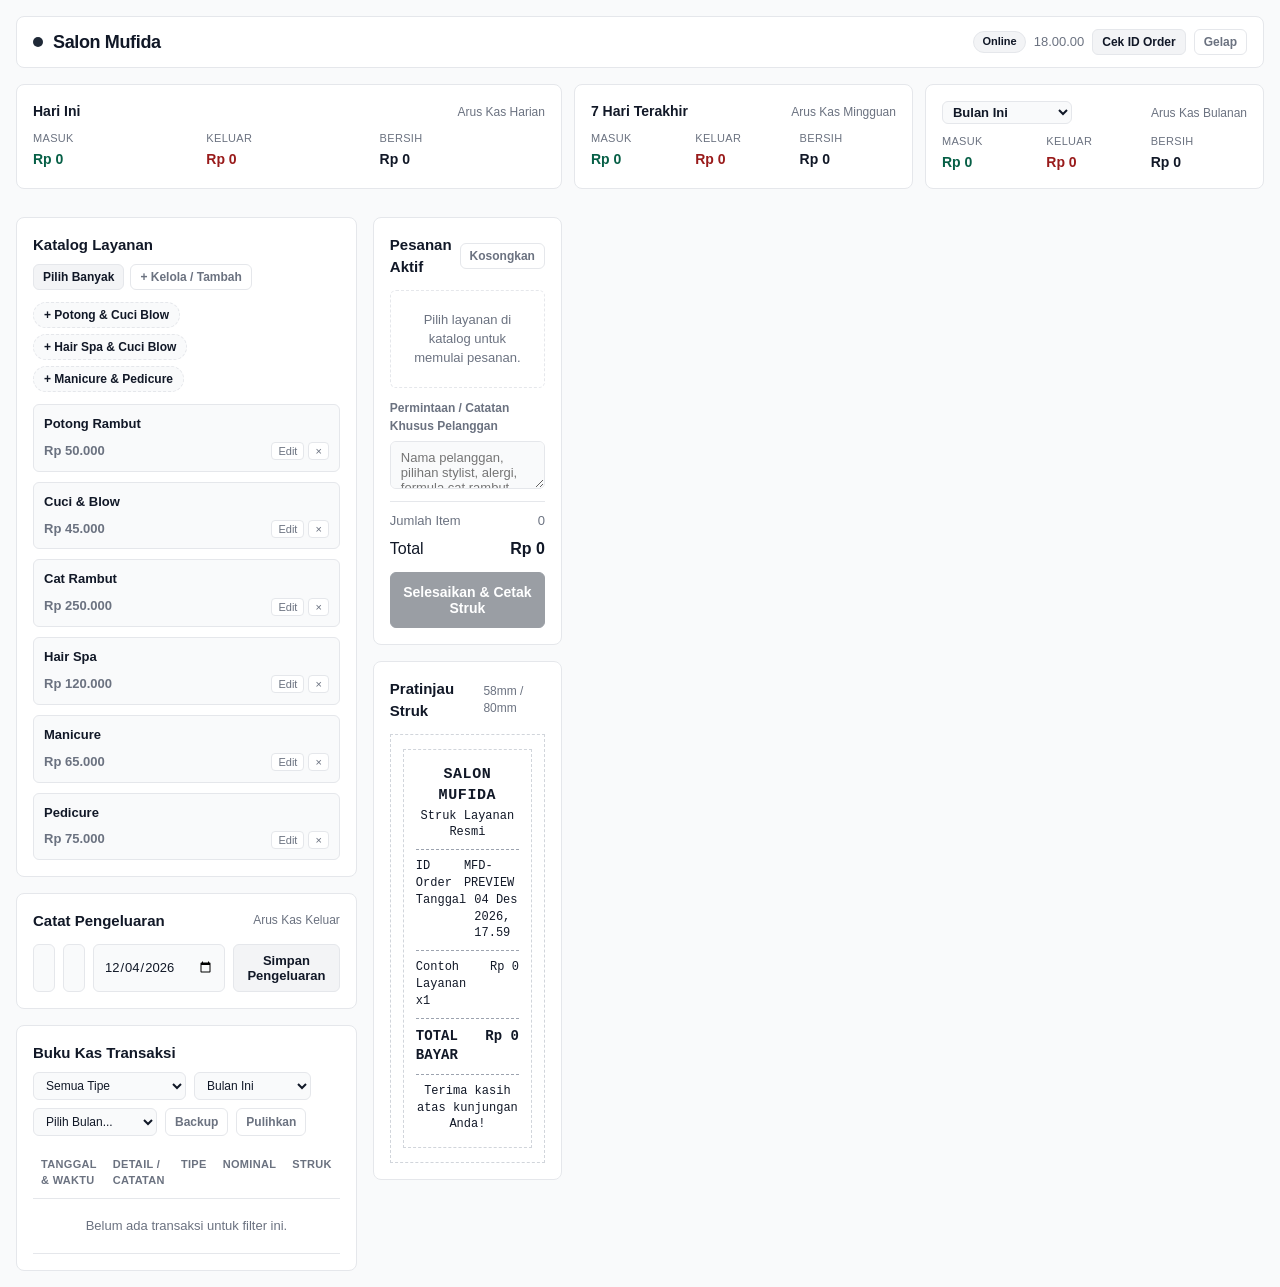
<file: index.html>
<!DOCTYPE html>
<html lang="id">
<head>
  <meta charset="UTF-8" />
  <meta name="viewport" content="width=device-width, initial-scale=1.0" />
  <meta name="theme-color" content="#111827" />
  <title>Salon Mufida — Kasir Offline</title>
  <link rel="manifest" href="manifest.json" />
  <link rel="stylesheet" href="style.css" />
</head>
<body>
  <div class="app-shell">
    <!-- Header Atas -->
    <header class="topbar">
      <div class="brand">
        <span class="brand-dot"></span>
        <h1>Salon Mufida</h1>
      </div>
      <div class="topbar-meta">
        <span id="offline-badge" class="badge badge-online">Online</span>
        <span id="live-clock" class="tabular"></span>
        <button type="button" id="nav-lookup-btn" class="btn btn-secondary btn-sm">Cek ID Order</button>
        <button type="button" id="toggle-theme-btn" class="btn btn-ghost btn-sm">Gelap</button>
      </div>
    </header>

    <!-- HALAMAN UTAMA KASIR -->
    <div id="pos-view" class="view-section">
      <!-- Ringkasan Keuangan -->
      <section class="summary-grid" aria-label="Ringkasan Keuangan">
        <article class="card summary-card">
          <div class="summary-header">
            <h2>Hari Ini</h2>
            <span class="summary-sub">Arus Kas Harian</span>
          </div>
          <div class="summary-metrics">
            <div><span>Masuk</span><strong id="sum-today-in" class="tabular text-in">Rp 0</strong></div>
            <div><span>Keluar</span><strong id="sum-today-out" class="tabular text-out">Rp 0</strong></div>
            <div><span>Bersih</span><strong id="sum-today-net" class="tabular">Rp 0</strong></div>
          </div>
        </article>

        <article class="card summary-card">
          <div class="summary-header">
            <h2>7 Hari Terakhir</h2>
            <span class="summary-sub">Arus Kas Mingguan</span>
          </div>
          <div class="summary-metrics">
            <div><span>Masuk</span><strong id="sum-week-in" class="tabular text-in">Rp 0</strong></div>
            <div><span>Keluar</span><strong id="sum-week-out" class="tabular text-out">Rp 0</strong></div>
            <div><span>Bersih</span><strong id="sum-week-net" class="tabular">Rp 0</strong></div>
          </div>
        </article>

       <article class="card summary-card">
          <div class="summary-header">
            <select id="summary-month-select" aria-label="Pilih bulan ringkasan arus kas" style="width:auto; padding:2px 6px; font-size:13px; font-weight:600;">
              <option value="">Bulan Ini</option>
            </select>
            <span class="summary-sub">Arus Kas Bulanan</span>
          </div>
          <div class="summary-metrics">
            <div><span>Masuk</span><strong id="sum-month-in" class="tabular text-in">Rp 0</strong></div>
            <div><span>Keluar</span><strong id="sum-month-out" class="tabular text-out">Rp 0</strong></div>
            <div><span>Bersih</span><strong id="sum-month-net" class="tabular">Rp 0</strong></div>
          </div>
        </article>


      <!-- Area Kerja 2 Kolom -->
      <main class="workspace" style="margin-top: 16px;">
        <!-- KOLOM KIRI: Layanan, Catat Pengeluaran & Buku Kas -->
        <div class="col-left">
          <!-- Katalog Layanan -->
          <section class="card">
            <div class="section-head catalog-head">
              <h2>Katalog Layanan</h2>
              <div class="catalog-actions">
                <button type="button" id="toggle-multi-btn" class="btn btn-secondary btn-sm">Pilih Banyak</button>
                <button type="button" id="toggle-service-form-btn" class="btn btn-ghost btn-sm">+ Kelola / Tambah</button>
              </div>
            </div>

            <!-- Baris Paket Cepat Sekali Klik -->
            <div id="quick-combos" class="quick-combos">
              <button type="button" class="combo-chip" data-combo="hair-basic">+ Potong &amp; Cuci Blow</button>
              <button type="button" class="combo-chip" data-combo="spa-relax">+ Hair Spa &amp; Cuci Blow</button>
              <button type="button" class="combo-chip" data-combo="nails-duo">+ Manicure &amp; Pedicure</button>
            </div>

            <!-- Bar Aksi Saat Mode Pilih Banyak Aktif -->
            <div id="multi-bar" class="multi-bar hidden">
              <span id="multi-selected-count" class="multi-info tabular">0 layanan dipilih</span>
              <div class="multi-bar-btns">
                <button type="button" id="apply-multi-btn" class="btn btn-primary btn-sm" disabled>Masukkan Sekaligus</button>
                <button type="button" id="cancel-multi-btn" class="btn btn-ghost btn-sm">Batal</button>
              </div>
            </div>

            <form id="service-form" class="inline-form hidden" autocomplete="off">
              <input type="hidden" id="service-edit-id" />
              <input type="text" id="service-name" placeholder="Nama layanan (cth: Keratin)" required />
              <input type="number" id="service-price" placeholder="Harga" min="0" step="1" required />
              <div class="form-actions">
                <button type="submit" class="btn btn-primary btn-sm" id="service-submit-btn">Simpan</button>
                <button type="button" id="service-cancel-btn" class="btn btn-ghost btn-sm hidden">Batal</button>
              </div>
            </form>

            <div id="service-grid" class="service-grid"></div>
          </section>

          <!-- Catat Pengeluaran -->
          <section class="card">
            <div class="section-head">
              <h2>Catat Pengeluaran</h2>
              <span class="muted-label">Arus Kas Keluar</span>
            </div>
            <form id="expense-form" class="expense-form" autocomplete="off">
              <input type="text" id="expense-desc" placeholder="Keterangan (cth: Stok sampo, Listrik)" required />
              <input type="number" id="expense-amount" placeholder="Nominal (cth: 25000)" min="1" step="1" required />
              <input type="date" id="expense-date" required />
              <button type="submit" class="btn btn-secondary">Simpan Pengeluaran</button>
            </form>
          </section>

          <!-- Buku Kas Transaksi -->
          <section class="card">
            <div class="section-head ledger-head">
              <h2>Buku Kas Transaksi</h2>
              <div class="filters">
                <select id="filter-type" aria-label="Filter tipe transaksi">
                  <option value="all">Semua Tipe</option>
                  <option value="in">Masuk (Order)</option>
                  <option value="out">Keluar (Pengeluaran)</option>
                </select>
                <select id="filter-period" aria-label="Filter periode">
                  <option value="daily">Hari Ini</option>
                  <option value="weekly">7 Hari Terakhir</option>
                  <option value="monthly" selected>Bulan Ini</option>
                  <option value="all">Semua Waktu</option>
                </select>
                <select id="filter-month" aria-label="Pilih bulan spesifik">
                  <option value="">Pilih Bulan...</option>
                </select>
                <button type="button" id="export-backup-btn" class="btn btn-ghost btn-sm" title="Simpan cadangan data ke file JSON">Backup</button>
                <button type="button" id="import-backup-btn" class="btn btn-ghost btn-sm" title="Pulihkan data dari file backup JSON">Pulihkan</button>
                <input type="file" id="import-backup-file" accept=".json,application/json" class="hidden" />
              </div>
            </div>

            <div class="table-wrap">
              <table class="ledger-table">
                <thead>
                  <tr>
                    <th>Tanggal &amp; Waktu</th>
                    <th>Detail / Catatan</th>
                    <th>Tipe</th>
                    <th class="num">Nominal</th>
                    <th class="num">Struk</th>
                  </tr>
                </thead>
                <tbody id="ledger-body"></tbody>
              </table>
            </div>
          </section>
        </div>

        <!-- KOLOM KANAN: Pesanan Aktif & Pratinjau Struk -->
        <aside class="col-right">
          <section class="card cart-card">
            <div class="section-head">
              <h2>Pesanan Aktif</h2>
              <button type="button" id="clear-cart-btn" class="btn btn-ghost btn-sm">Kosongkan</button>
            </div>

            <div id="cart-items" class="cart-items"></div>

            <div class="note-box">
              <label for="customer-note">Permintaan / Catatan Khusus Pelanggan</label>
              <textarea
                id="customer-note"
                rows="2"
                placeholder="Nama pelanggan, pilihan stylist, alergi, formula cat rambut..."
              ></textarea>
            </div>

            <div class="cart-totals">
              <div class="total-row">
                <span>Jumlah Item</span>
                <span id="cart-count" class="tabular">0</span>
              </div>
              <div class="total-row grand">
                <span>Total</span>
                <strong id="cart-total" class="tabular">Rp 0</strong>
              </div>
            </div>

            <div class="checkout-actions">
              <button type="button" id="complete-order-btn" class="btn btn-primary btn-block" disabled>
                Selesaikan &amp; Cetak Struk
              </button>
            </div>
          </section>

          <!-- Pratinjau Struk -->
          <section class="card">
            <div class="section-head">
              <h2>Pratinjau Struk</h2>
              <span class="muted-label">58mm / 80mm</span>
            </div>
            <div id="receipt-preview" class="receipt-sheet"></div>
          </section>
        </aside>
      </main>
    </div>

    <!-- HALAMAN KHUSUS CEK RIWAYAT TRANSAKSI VIA ID ORDER -->
    <section id="lookup-view" class="card hidden" aria-label="Cek Riwayat Transaksi ID Order">
      <div class="section-head">
        <h2>Cek Riwayat Transaksi via ID Order</h2>
        <button type="button" id="back-to-pos-btn" class="btn btn-ghost btn-sm">&larr; Kembali ke Kasir</button>
      </div>
      <p class="muted-label" style="margin-top: 0; margin-bottom: 12px;">
        Masukkan ID Order (contoh: <strong>MFD-261121-1234</strong>) atau pilih ID Order terakhir untuk melihat rincian pesanan lengkap.
      </p>

      <form id="lookup-form" class="lookup-search-row" autocomplete="off">
        <input type="text" id="lookup-input" placeholder="Ketik ID Order (cth: MFD-261121-...)" required />
        <button type="submit" class="btn btn-primary">Cari Transaksi</button>
      </form>

      <div id="lookup-recent-chips" class="lookup-chips"></div>
      <div id="lookup-result" class="lookup-result"></div>
    </section>
  </div>

  <!-- Modal Konfirmasi Hapus Layanan Katalog -->
  <div id="delete-modal" class="modal-backdrop hidden" role="dialog" aria-modal="true" aria-labelledby="delete-modal-title">
    <div class="modal-card">
      <div class="modal-head">
        <h3 id="delete-modal-title">Konfirmasi Hapus Layanan</h3>
      </div>
      <p id="delete-modal-desc" class="modal-text">Yakin ingin menghapus layanan ini dari katalog?</p>
      <div class="modal-actions">
        <button type="button" id="cancel-delete-btn" class="btn btn-ghost btn-sm">Batal</button>
        <button type="button" id="confirm-delete-btn" class="btn btn-danger btn-sm">Ya, Hapus</button>
      </div>
    </div>
  </div>

  <!-- Modal Detail Pesanan Saat ID Order Diklik -->
  <div id="order-detail-modal" class="modal-backdrop hidden" role="dialog" aria-modal="true" aria-labelledby="detail-modal-title">
    <div class="modal-card">
      <div class="modal-head">
        <h3 id="detail-modal-title">Detail Pesanan</h3>
        <button type="button" id="close-detail-btn" class="btn btn-ghost btn-sm">&times;</button>
      </div>
      <div id="order-detail-body"></div>
      <div class="modal-actions">
        <button type="button" id="detail-to-lookup-btn" class="btn btn-secondary btn-sm">Buka di Halaman Riwayat</button>
        <button type="button" id="detail-print-btn" class="btn btn-primary btn-sm">Cetak Ulang Struk</button>
      </div>
    </div>
  </div>

  <!-- Area Cetak Khusus -->
  <div id="print-area" aria-hidden="true"></div>

  <script src="app.js"></script>
  <script>
    if ('serviceWorker' in navigator) {
      window.addEventListener('load', () => {
        navigator.serviceWorker.register('./sw.js').catch(() => {});
      });
    }
  </script>
</body>
</html>
</file>
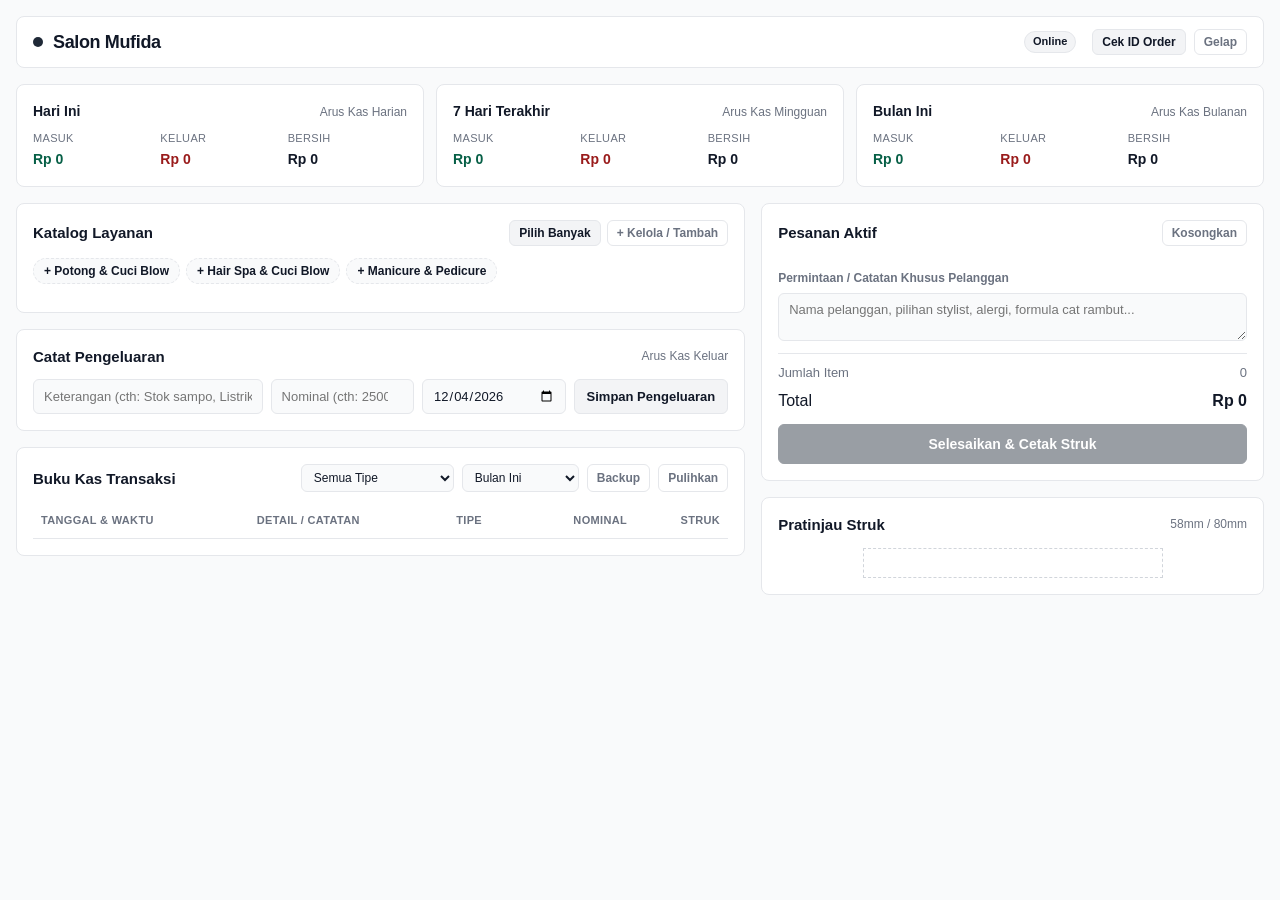
<file: index (8).html>
<!DOCTYPE html>
<html lang="id">
<head>
  <meta charset="UTF-8" />
  <meta name="viewport" content="width=device-width, initial-scale=1.0" />
  <meta name="theme-color" content="#111827" />
  <title>Salon Mufida — Kasir Offline</title>
  <link rel="stylesheet" href="style.css" />
</head>
<body>
  <div class="app-shell">
    <!-- Header Atas -->
    <header class="topbar">
      <div class="brand">
        <span class="brand-dot"></span>
        <h1>Salon Mufida</h1>
      </div>
      <div class="topbar-meta">
        <span id="offline-badge" class="badge badge-online">Online</span>
        <span id="live-clock" class="tabular"></span>
        <button type="button" id="nav-lookup-btn" class="btn btn-secondary btn-sm">Cek ID Order</button>
        <button type="button" id="toggle-theme-btn" class="btn btn-ghost btn-sm">Gelap</button>
      </div>
    </header>

    <!-- HALAMAN UTAMA KASIR -->
    <div id="pos-view" class="view-section">
      <!-- Ringkasan Keuangan -->
      <section class="summary-grid" aria-label="Ringkasan Keuangan">
        <article class="card summary-card">
          <div class="summary-header">
            <h2>Hari Ini</h2>
            <span class="summary-sub">Arus Kas Harian</span>
          </div>
          <div class="summary-metrics">
            <div><span>Masuk</span><strong id="sum-today-in" class="tabular text-in">Rp 0</strong></div>
            <div><span>Keluar</span><strong id="sum-today-out" class="tabular text-out">Rp 0</strong></div>
            <div><span>Bersih</span><strong id="sum-today-net" class="tabular">Rp 0</strong></div>
          </div>
        </article>

        <article class="card summary-card">
          <div class="summary-header">
            <h2>7 Hari Terakhir</h2>
            <span class="summary-sub">Arus Kas Mingguan</span>
          </div>
          <div class="summary-metrics">
            <div><span>Masuk</span><strong id="sum-week-in" class="tabular text-in">Rp 0</strong></div>
            <div><span>Keluar</span><strong id="sum-week-out" class="tabular text-out">Rp 0</strong></div>
            <div><span>Bersih</span><strong id="sum-week-net" class="tabular">Rp 0</strong></div>
          </div>
        </article>

        <article class="card summary-card">
          <div class="summary-header">
            <h2>Bulan Ini</h2>
            <span class="summary-sub">Arus Kas Bulanan</span>
          </div>
          <div class="summary-metrics">
            <div><span>Masuk</span><strong id="sum-month-in" class="tabular text-in">Rp 0</strong></div>
            <div><span>Keluar</span><strong id="sum-month-out" class="tabular text-out">Rp 0</strong></div>
            <div><span>Bersih</span><strong id="sum-month-net" class="tabular">Rp 0</strong></div>
          </div>
        </article>
      </section>

      <!-- Area Kerja 2 Kolom -->
      <main class="workspace" style="margin-top: 16px;">
        <!-- KOLOM KIRI: Layanan, Catat Pengeluaran & Buku Kas -->
        <div class="col-left">
          <!-- Katalog Layanan -->
          <section class="card">
            <div class="section-head catalog-head">
              <h2>Katalog Layanan</h2>
              <div class="catalog-actions">
                <button type="button" id="toggle-multi-btn" class="btn btn-secondary btn-sm">Pilih Banyak</button>
                <button type="button" id="toggle-service-form-btn" class="btn btn-ghost btn-sm">+ Kelola / Tambah</button>
              </div>
            </div>

            <!-- Baris Paket Cepat Sekali Klik -->
            <div id="quick-combos" class="quick-combos">
              <button type="button" class="combo-chip" data-combo="hair-basic">+ Potong &amp; Cuci Blow</button>
              <button type="button" class="combo-chip" data-combo="spa-relax">+ Hair Spa &amp; Cuci Blow</button>
              <button type="button" class="combo-chip" data-combo="nails-duo">+ Manicure &amp; Pedicure</button>
            </div>

            <!-- Bar Aksi Saat Mode Pilih Banyak Aktif -->
            <div id="multi-bar" class="multi-bar hidden">
              <span id="multi-selected-count" class="multi-info tabular">0 layanan dipilih</span>
              <div class="multi-bar-btns">
                <button type="button" id="apply-multi-btn" class="btn btn-primary btn-sm" disabled>Masukkan Sekaligus</button>
                <button type="button" id="cancel-multi-btn" class="btn btn-ghost btn-sm">Batal</button>
              </div>
            </div>

            <form id="service-form" class="inline-form hidden" autocomplete="off">
              <input type="hidden" id="service-edit-id" />
              <input type="text" id="service-name" placeholder="Nama layanan (cth: Keratin)" required />
              <input type="number" id="service-price" placeholder="Harga" min="0" step="1" required />
              <div class="form-actions">
                <button type="submit" class="btn btn-primary btn-sm" id="service-submit-btn">Simpan</button>
                <button type="button" id="service-cancel-btn" class="btn btn-ghost btn-sm hidden">Batal</button>
              </div>
            </form>

            <div id="service-grid" class="service-grid"></div>
          </section>

          <!-- Catat Pengeluaran -->
          <section class="card">
            <div class="section-head">
              <h2>Catat Pengeluaran</h2>
              <span class="muted-label">Arus Kas Keluar</span>
            </div>
            <form id="expense-form" class="expense-form" autocomplete="off">
              <input type="text" id="expense-desc" placeholder="Keterangan (cth: Stok sampo, Listrik)" required />
              <input type="number" id="expense-amount" placeholder="Nominal (cth: 25000)" min="1" step="1" required />
              <input type="date" id="expense-date" required />
              <button type="submit" class="btn btn-secondary">Simpan Pengeluaran</button>
            </form>
          </section>

          <!-- Buku Kas Transaksi -->
          <section class="card">
            <div class="section-head ledger-head">
              <h2>Buku Kas Transaksi</h2>
              <div class="filters">
                <select id="filter-type" aria-label="Filter tipe transaksi">
                  <option value="all">Semua Tipe</option>
                  <option value="in">Masuk (Order)</option>
                  <option value="out">Keluar (Pengeluaran)</option>
                </select>
                <select id="filter-period" aria-label="Filter periode">
                  <option value="daily">Hari Ini</option>
                  <option value="weekly">7 Hari Terakhir</option>
                  <option value="monthly" selected>Bulan Ini</option>
                  <option value="all">Semua Waktu</option>
                </select>
                <button type="button" id="export-backup-btn" class="btn btn-ghost btn-sm" title="Simpan cadangan data ke file JSON">Backup</button>
                <button type="button" id="import-backup-btn" class="btn btn-ghost btn-sm" title="Pulihkan data dari file backup JSON">Pulihkan</button>
                <input type="file" id="import-backup-file" accept=".json,application/json" class="hidden" />
              </div>
            </div>

            <div class="table-wrap">
              <table class="ledger-table">
                <thead>
                  <tr>
                    <th>Tanggal &amp; Waktu</th>
                    <th>Detail / Catatan</th>
                    <th>Tipe</th>
                    <th class="num">Nominal</th>
                    <th class="num">Struk</th>
                  </tr>
                </thead>
                <tbody id="ledger-body"></tbody>
              </table>
            </div>
          </section>
        </div>

        <!-- KOLOM KANAN: Pesanan Aktif & Pratinjau Struk -->
        <aside class="col-right">
          <section class="card cart-card">
            <div class="section-head">
              <h2>Pesanan Aktif</h2>
              <button type="button" id="clear-cart-btn" class="btn btn-ghost btn-sm">Kosongkan</button>
            </div>

            <div id="cart-items" class="cart-items"></div>

            <div class="note-box">
              <label for="customer-note">Permintaan / Catatan Khusus Pelanggan</label>
              <textarea
                id="customer-note"
                rows="2"
                placeholder="Nama pelanggan, pilihan stylist, alergi, formula cat rambut..."
              ></textarea>
            </div>

            <div class="cart-totals">
              <div class="total-row">
                <span>Jumlah Item</span>
                <span id="cart-count" class="tabular">0</span>
              </div>
              <div class="total-row grand">
                <span>Total</span>
                <strong id="cart-total" class="tabular">Rp 0</strong>
              </div>
            </div>

            <div class="checkout-actions">
              <button type="button" id="complete-order-btn" class="btn btn-primary btn-block" disabled>
                Selesaikan &amp; Cetak Struk
              </button>
            </div>
          </section>

          <!-- Pratinjau Struk -->
          <section class="card">
            <div class="section-head">
              <h2>Pratinjau Struk</h2>
              <span class="muted-label">58mm / 80mm</span>
            </div>
            <div id="receipt-preview" class="receipt-sheet"></div>
          </section>
        </aside>
      </main>
    </div>

    <!-- HALAMAN KHUSUS CEK RIWAYAT TRANSAKSI VIA ID ORDER -->
    <section id="lookup-view" class="card hidden" aria-label="Cek Riwayat Transaksi ID Order">
      <div class="section-head">
        <h2>Cek Riwayat Transaksi via ID Order</h2>
        <button type="button" id="back-to-pos-btn" class="btn btn-ghost btn-sm">&larr; Kembali ke Kasir</button>
      </div>
      <p class="muted-label" style="margin-top: 0; margin-bottom: 12px;">
        Masukkan ID Order (contoh: <strong>MFD-261121-1234</strong>) atau pilih ID Order terakhir untuk melihat rincian pesanan lengkap.
      </p>

      <form id="lookup-form" class="lookup-search-row" autocomplete="off">
        <input type="text" id="lookup-input" placeholder="Ketik ID Order (cth: MFD-261121-...)" required />
        <button type="submit" class="btn btn-primary">Cari Transaksi</button>
      </form>

      <div id="lookup-recent-chips" class="lookup-chips"></div>
      <div id="lookup-result" class="lookup-result"></div>
    </section>
  </div>

  <!-- Modal Konfirmasi Hapus Layanan Katalog -->
  <div id="delete-modal" class="modal-backdrop hidden" role="dialog" aria-modal="true" aria-labelledby="delete-modal-title">
    <div class="modal-card">
      <div class="modal-head">
        <h3 id="delete-modal-title">Konfirmasi Hapus Layanan</h3>
      </div>
      <p id="delete-modal-desc" class="modal-text">Yakin ingin menghapus layanan ini dari katalog?</p>
      <div class="modal-actions">
        <button type="button" id="cancel-delete-btn" class="btn btn-ghost btn-sm">Batal</button>
        <button type="button" id="confirm-delete-btn" class="btn btn-danger btn-sm">Ya, Hapus</button>
      </div>
    </div>
  </div>

  <!-- Modal Detail Pesanan Saat ID Order Diklik -->
  <div id="order-detail-modal" class="modal-backdrop hidden" role="dialog" aria-modal="true" aria-labelledby="detail-modal-title">
    <div class="modal-card">
      <div class="modal-head">
        <h3 id="detail-modal-title">Detail Pesanan</h3>
        <button type="button" id="close-detail-btn" class="btn btn-ghost btn-sm">&times;</button>
      </div>
      <div id="order-detail-body"></div>
      <div class="modal-actions">
        <button type="button" id="detail-to-lookup-btn" class="btn btn-secondary btn-sm">Buka di Halaman Riwayat</button>
        <button type="button" id="detail-print-btn" class="btn btn-primary btn-sm">Cetak Ulang Struk</button>
      </div>
    </div>
  </div>

  <!-- Area Cetak Khusus -->
  <div id="print-area" aria-hidden="true"></div>

  <script src="app.js"></script>
</body>
</html>
</file>
<file: style.css>
:root {
  --bg: #F9FAFB;
  --surface: #FFFFFF;
  --surface-alt: #F3F4F6;
  --text: #111827;
  --muted: #6B7280;
  --border: #E5E7EB;
  --accent: #1F2937;
  --accent-hover: #111827;
  --accent-text: #FFFFFF;
  --in-color: #065F46;
  --in-bg: #ECFDF5;
  --out-color: #991B1B;
  --out-bg: #FEF2F2;
  --radius: 8px;
}

body.theme-dark {
  --bg: #0F172A;
  --surface: #1E293B;
  --surface-alt: #273549;
  --text: #F8FAFC;
  --muted: #94A3B8;
  --border: #334155;
  --accent: #F8FAFC;
  --accent-hover: #E2E8F0;
  --accent-text: #0F172A;
  --in-color: #34D399;
  --in-bg: rgba(16, 185, 129, 0.14);
  --out-color: #F87171;
  --out-bg: rgba(248, 113, 113, 0.14);
}

*,
*::before,
*::after {
  box-sizing: border-box;
}

body {
  margin: 0;
  background: var(--bg);
  color: var(--text);
  font-family: -apple-system, BlinkMacSystemFont, "Segoe UI", Roboto, Inter, Helvetica, Arial, sans-serif;
  font-size: 14px;
  line-height: 1.45;
  -webkit-font-smoothing: antialiased;
  transition: background 0.15s ease, color 0.15s ease;
}

.tabular {
  font-variant-numeric: tabular-nums;
}

.hidden {
  display: none !important;
}

.app-shell {
  max-width: 1360px;
  margin: 0 auto;
  padding: 16px;
  display: flex;
  flex-direction: column;
  gap: 16px;
}

.topbar {
  display: flex;
  justify-content: space-between;
  align-items: center;
  flex-wrap: wrap;
  gap: 10px;
  background: var(--surface);
  border: 1px solid var(--border);
  border-radius: var(--radius);
  padding: 12px 16px;
}

.brand {
  display: flex;
  align-items: center;
  gap: 10px;
}

.brand-dot {
  width: 10px;
  height: 10px;
  border-radius: 50%;
  background: var(--accent);
}

.brand h1 {
  margin: 0;
  font-size: 18px;
  font-weight: 700;
  letter-spacing: -0.02em;
}

.topbar-meta {
  display: flex;
  align-items: center;
  flex-wrap: wrap;
  gap: 8px;
  color: var(--muted);
  font-size: 13px;
}

.badge {
  padding: 2px 8px;
  border-radius: 999px;
  font-size: 11px;
  font-weight: 600;
  border: 1px solid var(--border);
}

.badge-online {
  background: var(--surface-alt);
  color: var(--text);
}

.badge-offline {
  background: #FEF3C7;
  color: #92400E;
  border-color: #FDE68A;
}

.summary-grid {
  display: grid;
  grid-template-columns: repeat(3, 1fr);
  gap: 12px;
}

.card {
  background: var(--surface);
  border: 1px solid var(--border);
  border-radius: var(--radius);
  padding: 16px;
}

.summary-header {
  display: flex;
  justify-content: space-between;
  align-items: baseline;
  margin-bottom: 10px;
}

.summary-header h2 {
  margin: 0;
  font-size: 14px;
  font-weight: 600;
}

.summary-sub,
.muted-label {
  font-size: 12px;
  color: var(--muted);
}

.summary-metrics {
  display: grid;
  grid-template-columns: repeat(3, 1fr);
  gap: 8px;
}

.summary-metrics div {
  display: flex;
  flex-direction: column;
  gap: 2px;
}

.summary-metrics span {
  font-size: 11px;
  color: var(--muted);
  text-transform: uppercase;
  letter-spacing: 0.03em;
}

.summary-metrics strong {
  font-size: 14px;
  font-weight: 700;
}

.text-in {
  color: var(--in-color);
}

.text-out {
  color: var(--out-color);
}

.workspace {
  display: grid;
  grid-template-columns: 1.45fr 1fr;
  gap: 16px;
  align-items: start;
}

.col-left,
.col-right {
  display: flex;
  flex-direction: column;
  gap: 16px;
}

.section-head {
  display: flex;
  justify-content: space-between;
  align-items: center;
  gap: 8px;
  margin-bottom: 12px;
}

.section-head h2 {
  margin: 0;
  font-size: 15px;
  font-weight: 600;
}

input,
select,
textarea {
  width: 100%;
  padding: 8px 10px;
  border: 1px solid var(--border);
  border-radius: 6px;
  background: var(--bg);
  color: var(--text);
  font-family: inherit;
  font-size: 13px;
}

input:focus,
select:focus,
textarea:focus {
  outline: none;
  border-color: var(--accent);
}

.btn {
  border: 1px solid var(--border);
  border-radius: 6px;
  padding: 8px 12px;
  font-family: inherit;
  font-size: 13px;
  font-weight: 600;
  cursor: pointer;
  background: var(--surface);
  color: var(--text);
  transition: background 0.15s ease, border-color 0.15s ease;
}

.btn:disabled {
  opacity: 0.45;
  cursor: not-allowed;
}

.btn-primary {
  background: var(--accent);
  color: var(--accent-text);
  border-color: var(--accent);
}

.btn-primary:hover:not(:disabled) {
  background: var(--accent-hover);
}

.btn-secondary {
  background: var(--surface-alt);
  color: var(--text);
}

.btn-secondary:hover:not(:disabled) {
  border-color: var(--accent);
}

.btn-ghost {
  background: transparent;
  border-color: var(--border);
  color: var(--muted);
}

.btn-ghost:hover:not(:disabled) {
  background: var(--surface-alt);
  color: var(--text);
}

.btn-danger {
  background: var(--out-color);
  color: #FFFFFF;
  border-color: var(--out-color);
}

.btn-danger:hover:not(:disabled) {
  opacity: 0.9;
}

.btn-sm {
  padding: 5px 9px;
  font-size: 12px;
}

.btn-xs {
  padding: 2px 6px;
  font-size: 11px;
}

.btn-block {
  width: 100%;
  padding: 11px;
  font-size: 14px;
}

.catalog-head {
  flex-wrap: wrap;
}

.catalog-actions {
  display: flex;
  align-items: center;
  gap: 6px;
  flex-wrap: wrap;
}

.quick-combos {
  display: flex;
  flex-wrap: wrap;
  gap: 6px;
  margin-bottom: 12px;
}

.combo-chip {
  border: 1px dashed var(--border);
  background: var(--bg);
  color: var(--text);
  border-radius: 999px;
  padding: 5px 10px;
  font-size: 12px;
  font-weight: 600;
  cursor: pointer;
  transition: border-color 0.15s ease, background 0.15s ease;
}

.combo-chip:hover {
  border-color: var(--accent);
  background: var(--surface-alt);
}

.multi-bar {
  display: flex;
  justify-content: space-between;
  align-items: center;
  flex-wrap: wrap;
  gap: 8px;
  padding: 8px 10px;
  margin-bottom: 12px;
  border-radius: 6px;
  background: var(--surface-alt);
  border: 1px solid var(--accent);
}

.multi-info {
  font-size: 12px;
  font-weight: 700;
}

.multi-bar-btns {
  display: flex;
  gap: 6px;
}

.inline-form {
  display: grid;
  grid-template-columns: 1.5fr 1fr auto;
  gap: 8px;
  margin-bottom: 12px;
  padding-bottom: 12px;
  border-bottom: 1px solid var(--border);
}

.form-actions {
  display: flex;
  gap: 6px;
}

.service-grid {
  display: grid;
  grid-template-columns: repeat(auto-fill, minmax(175px, 1fr));
  gap: 10px;
}

.service-tile {
  border: 1px solid var(--border);
  border-radius: 6px;
  padding: 10px;
  background: var(--bg);
  display: flex;
  flex-direction: column;
  justify-content: space-between;
  gap: 8px;
  cursor: pointer;
  transition: border-color 0.15s ease, background 0.15s ease;
}

.service-tile:hover {
  border-color: var(--accent);
  background: var(--surface-alt);
}

.service-tile.is-selected {
  border-color: var(--accent);
  background: var(--surface-alt);
  box-shadow: inset 0 0 0 1px var(--accent);
}

.service-tile-top {
  display: flex;
  justify-content: space-between;
  align-items: flex-start;
  gap: 6px;
}

.service-row-bottom {
  display: flex;
  justify-content: space-between;
  align-items: center;
  gap: 6px;
}

.service-title {
  font-weight: 600;
  font-size: 13px;
}

.service-price {
  font-size: 13px;
  color: var(--muted);
  font-weight: 600;
}

.service-controls {
  display: flex;
  justify-content: flex-end;
  gap: 4px;
}

.icon-btn {
  border: 1px solid var(--border);
  background: var(--surface);
  color: var(--muted);
  border-radius: 4px;
  padding: 2px 6px;
  font-size: 11px;
  cursor: pointer;
}

.icon-btn:hover {
  color: var(--text);
  border-color: var(--accent);
}

.multi-qty-box {
  display: flex;
  align-items: center;
  justify-content: space-between;
  gap: 6px;
  padding-top: 6px;
  border-top: 1px dashed var(--border);
}

.multi-qty-label {
  font-size: 11px;
  color: var(--muted);
  font-weight: 600;
}

.expense-form {
  display: grid;
  grid-template-columns: 1.6fr 1fr 1fr auto;
  gap: 8px;
}

.ledger-head {
  flex-wrap: wrap;
}

.filters {
  display: flex;
  gap: 8px;
  flex-wrap: wrap;
}

.filters select {
  width: auto;
  padding: 5px 8px;
  font-size: 12px;
}

.table-wrap {
  overflow-x: auto;
  max-height: 360px;
  overflow-y: auto;
}

.ledger-table {
  width: 100%;
  border-collapse: collapse;
  font-size: 13px;
}

.ledger-table th,
.ledger-table td {
  padding: 9px 8px;
  border-bottom: 1px solid var(--border);
  text-align: left;
  vertical-align: top;
}

.ledger-table th {
  position: sticky;
  top: 0;
  background: var(--surface);
  font-size: 11px;
  text-transform: uppercase;
  letter-spacing: 0.03em;
  color: var(--muted);
}

.ledger-table .num {
  text-align: right;
  white-space: nowrap;
}

.pill {
  display: inline-block;
  padding: 2px 6px;
  border-radius: 4px;
  font-size: 11px;
  font-weight: 600;
}

.pill-in {
  background: var(--in-bg);
  color: var(--in-color);
}

.pill-out {
  background: var(--out-bg);
  color: var(--out-color);
}

.ledger-note {
  display: block;
  font-size: 11px;
  color: var(--muted);
  margin-top: 2px;
}

.order-id-row {
  display: flex;
  align-items: center;
  flex-wrap: wrap;
  gap: 5px;
  margin-top: 3px;
}

.order-id-link {
  border: 0;
  background: transparent;
  padding: 0;
  color: var(--text);
  font-family: inherit;
  font-size: 11px;
  font-weight: 700;
  text-decoration: underline;
  cursor: pointer;
}

.order-id-link:hover {
  opacity: 0.75;
}

.cart-items {
  display: flex;
  flex-direction: column;
  gap: 8px;
  max-height: 280px;
  overflow-y: auto;
  margin-bottom: 12px;
}

.empty-state {
  margin: 0;
  padding: 20px 12px;
  text-align: center;
  color: var(--muted);
  border: 1px dashed var(--border);
  border-radius: 6px;
  font-size: 13px;
}

.cart-row {
  display: flex;
  justify-content: space-between;
  align-items: center;
  gap: 8px;
  padding: 8px 10px;
  border: 1px solid var(--border);
  border-radius: 6px;
  background: var(--bg);
}

.cart-row-info {
  display: flex;
  flex-direction: column;
}

.cart-row-name {
  font-weight: 600;
  font-size: 13px;
}

.cart-row-sub {
  font-size: 12px;
  color: var(--muted);
}

.qty-controls {
  display: flex;
  align-items: center;
  gap: 6px;
}

.qty-btn {
  width: 26px;
  height: 26px;
  border: 1px solid var(--border);
  background: var(--surface);
  color: var(--text);
  border-radius: 4px;
  cursor: pointer;
  font-weight: 700;
}

.qty-btn:hover {
  border-color: var(--accent);
}

.qty-val {
  min-width: 20px;
  text-align: center;
  font-weight: 600;
}

.note-box {
  display: flex;
  flex-direction: column;
  gap: 6px;
  margin-bottom: 12px;
}

.note-box label {
  font-size: 12px;
  font-weight: 600;
  color: var(--muted);
}

.cart-totals {
  border-top: 1px solid var(--border);
  padding-top: 10px;
  margin-bottom: 12px;
  display: flex;
  flex-direction: column;
  gap: 6px;
}

.total-row {
  display: flex;
  justify-content: space-between;
  align-items: center;
  font-size: 13px;
  color: var(--muted);
}

.total-row.grand {
  font-size: 16px;
  color: var(--text);
}

.receipt-sheet {
  width: 100%;
  max-width: 300px;
  margin: 0 auto;
  padding: 14px 12px;
  background: #FFFFFF;
  border: 1px dashed #D1D5DB;
  font-family: "Courier New", Courier, monospace;
  font-size: 12px;
  line-height: 1.4;
  color: #111827;
}

.rcp-center {
  text-align: center;
}

.rcp-title {
  font-size: 15px;
  font-weight: 700;
  margin: 0 0 2px;
  letter-spacing: 0.04em;
}

.rcp-divider {
  border: 0;
  border-top: 1px dashed #9CA3AF;
  margin: 8px 0;
}

.rcp-row {
  display: flex;
  justify-content: space-between;
  gap: 8px;
}

.rcp-note {
  margin-top: 6px;
  padding: 6px;
  background: #F9FAFB;
  border: 1px dashed #D1D5DB;
  white-space: pre-wrap;
  word-break: break-word;
}

.rcp-total {
  font-size: 14px;
  font-weight: 700;
}

.modal-backdrop {
  position: fixed;
  inset: 0;
  background: rgba(15, 23, 42, 0.55);
  display: flex;
  align-items: center;
  justify-content: center;
  padding: 16px;
  z-index: 50;
}

.modal-card {
  width: 100%;
  max-width: 440px;
  background: var(--surface);
  color: var(--text);
  border: 1px solid var(--border);
  border-radius: var(--radius);
  padding: 18px;
  display: flex;
  flex-direction: column;
  gap: 12px;
}

.modal-head {
  display: flex;
  justify-content: space-between;
  align-items: center;
  gap: 8px;
}

.modal-head h3 {
  margin: 0;
  font-size: 16px;
  font-weight: 700;
}

.modal-text {
  margin: 0;
  color: var(--muted);
  font-size: 13px;
}

.modal-actions {
  display: flex;
  justify-content: flex-end;
  gap: 8px;
  margin-top: 4px;
}

.detail-box {
  border: 1px solid var(--border);
  border-radius: 6px;
  background: var(--bg);
  padding: 12px;
  display: flex;
  flex-direction: column;
  gap: 8px;
  font-size: 13px;
}

.detail-line {
  display: flex;
  justify-content: space-between;
  gap: 8px;
}

.detail-items {
  border-top: 1px dashed var(--border);
  border-bottom: 1px dashed var(--border);
  padding: 8px 0;
  display: flex;
  flex-direction: column;
  gap: 5px;
}

.lookup-search-row {
  display: grid;
  grid-template-columns: 1fr auto;
  gap: 8px;
  margin-bottom: 12px;
}

.lookup-chips {
  display: flex;
  flex-wrap: wrap;
  gap: 6px;
  margin-bottom: 14px;
}

.lookup-result {
  border: 1px solid var(--border);
  border-radius: 6px;
  background: var(--bg);
  padding: 14px;
}

#print-area {
  display: none;
}

@media (max-width: 960px) {
  .workspace {
    grid-template-columns: 1fr;
  }

  .summary-grid {
    grid-template-columns: 1fr;
  }

  .expense-form,
  .inline-form,
  .lookup-search-row {
    grid-template-columns: 1fr;
  }
}

@media print {
  @page {
    margin: 2mm;
    size: 80mm auto;
  }

  body {
    background: #FFFFFF !important;
  }

  .app-shell,
  .modal-backdrop {
    display: none !important;
  }

  #print-area {
    display: block !important;
    width: 100%;
    max-width: 72mm;
    margin: 0 auto;
    color: #000000;
  }

  #print-area .receipt-sheet {
    border: none;
    max-width: 100%;
    padding: 0;
    font-size: 11px;
  }
}
</file>
